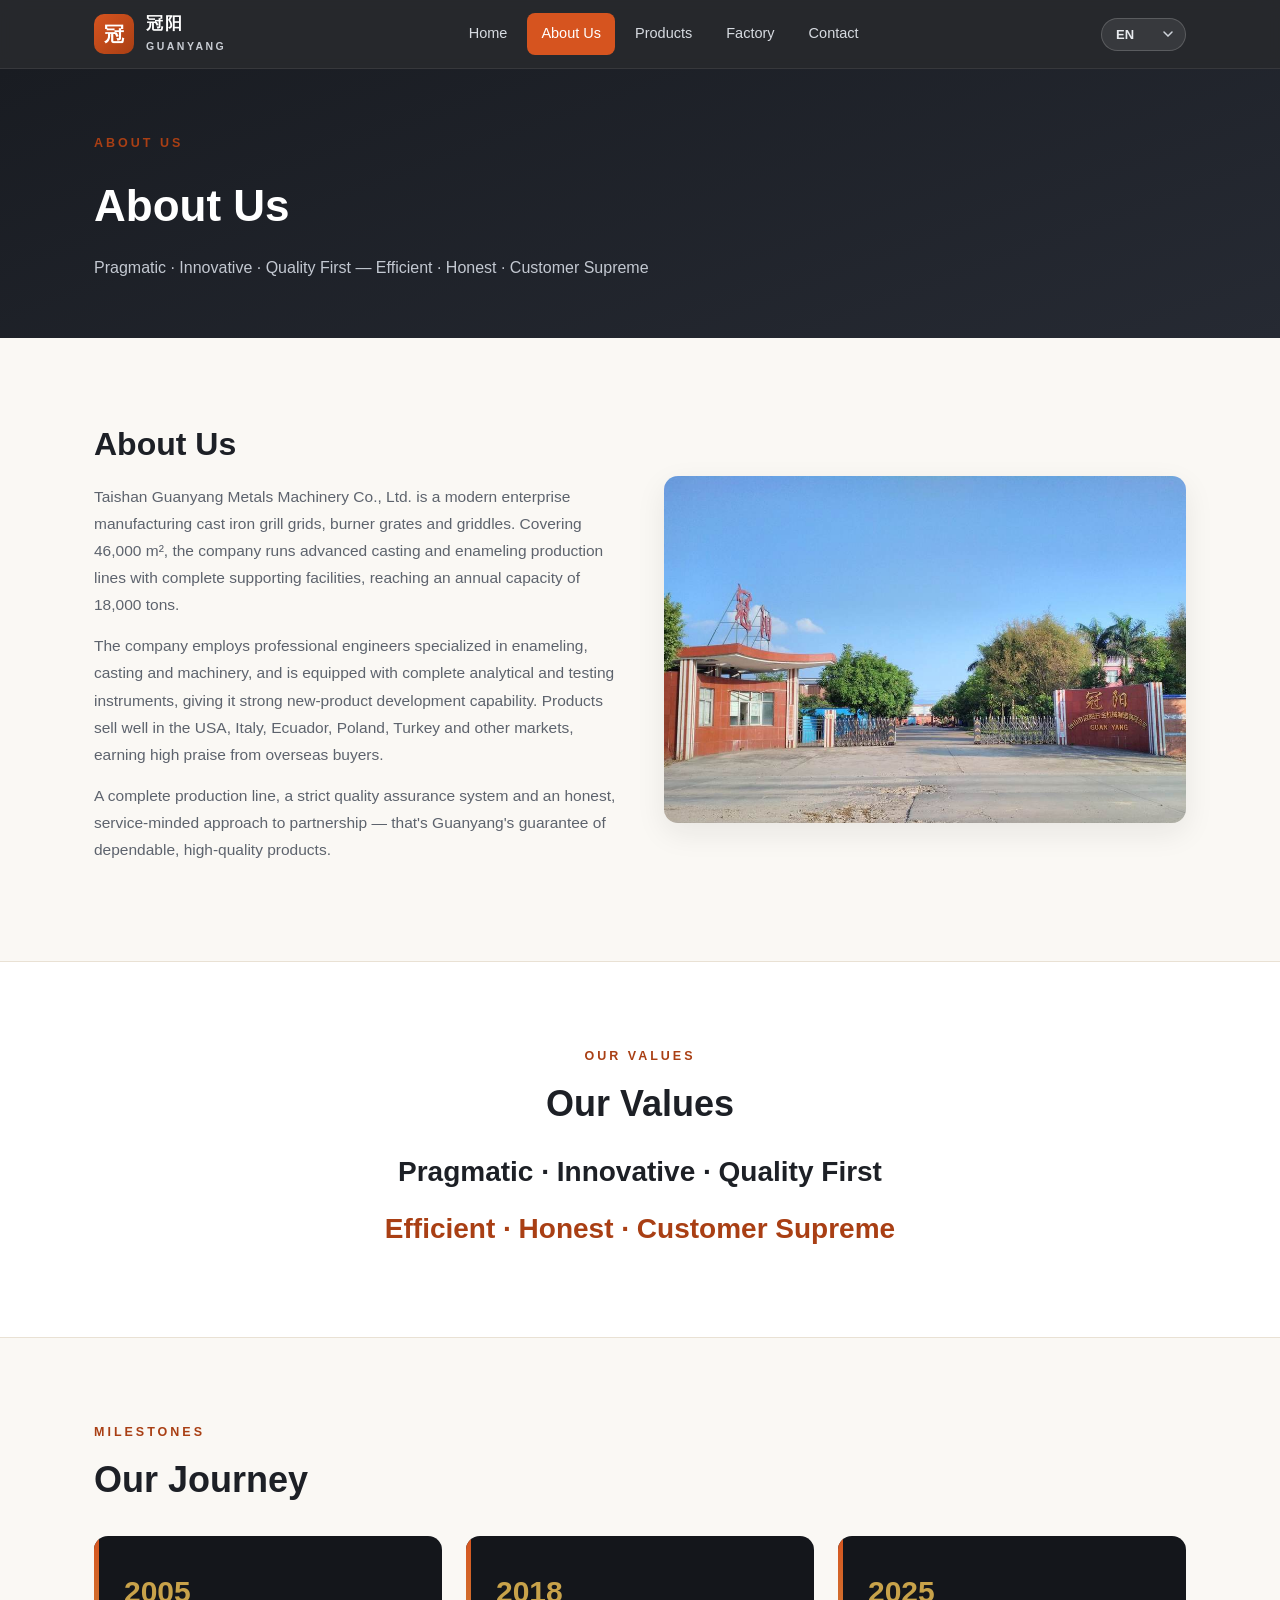
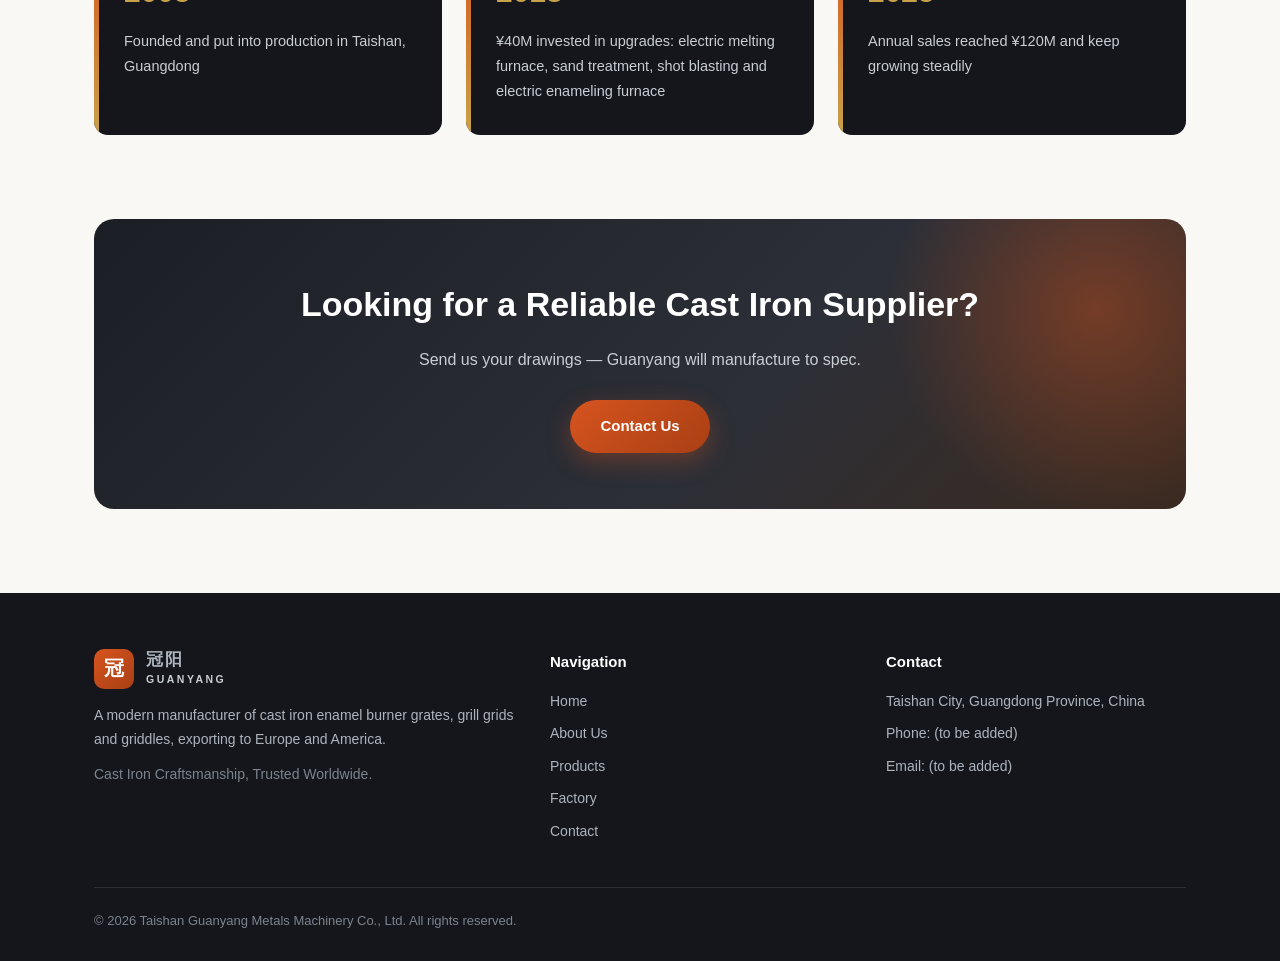
<file: about.html>
<!DOCTYPE html>
<html lang="en">
<head>
<meta charset="UTF-8">
<meta name="viewport" content="width=device-width, initial-scale=1.0">
<meta name="description" content="">
<title>About — Guanyang</title>
<link rel="stylesheet" href="assets/css/style.css">
</head>
<body data-page="about">

<header class="site-header">
  <div class="container header-inner">
    <a class="brand" href="index.html" aria-label="Guanyang home">
      <span class="brand-mark">冠</span>
      <span class="brand-name"><span class="cn" data-i18n="brand.cn">冠阳</span><br><span class="en" data-i18n="brand.en">GUANYANG</span></span>
    </a>
    <nav class="main-nav" id="mainNav">
      <a href="index.html" data-i18n="nav.home">Home</a>
      <a href="about.html" class="active" data-i18n="nav.about">About Us</a>
      <a href="products.html" data-i18n="nav.products">Products</a>
      <a href="factory.html" data-i18n="nav.factory">Factory</a>
      <a href="contact.html" data-i18n="nav.contact">Contact</a>
    </nav>
    <div class="header-right">
      <div class="lang-switch"></div>
      <button class="nav-toggle" aria-label="menu">☰</button>
    </div>
  </div>
</header>

<section class="page-hero">
  <div class="container">
    <div class="kicker" data-i18n="pg.about.kicker"></div>
    <h1 data-i18n="pg.about.title"></h1>
    <p data-i18n="pg.about.lead"></p>
  </div>
</section>

<section class="section">
  <div class="container split">
    <div>
      <h2 data-i18n="pg.about.title" style="font-size:clamp(24px,3.2vw,32px);margin-bottom:16px"></h2>
      <p data-i18n="ab.p1" style="color:var(--muted);margin-bottom:14px;font-size:15.5px"></p>
      <p data-i18n="ab.p2" style="color:var(--muted);margin-bottom:14px;font-size:15.5px"></p>
      <p data-i18n="ab.p3" style="color:var(--muted);font-size:15.5px"></p>
    </div>
    <div><img src="[data-uri]" alt="Guanyang factory gate"></div>
  </div>
</section>

<section class="section section-alt">
  <div class="container" style="text-align:center">
    <div class="kicker" data-i18n="motto.kicker"></div>
    <h2 class="sec-title" data-i18n="motto.title"></h2>
    <p style="font-size:clamp(20px,3vw,28px);font-weight:700;margin-top:18px" data-i18n="motto.1"></p>
    <p style="font-size:clamp(20px,3vw,28px);font-weight:700;color:var(--accent-dark);margin-top:8px" data-i18n="motto.2"></p>
  </div>
</section>

<section class="section">
  <div class="container">
    <div class="kicker" data-i18n="miles.kicker"></div>
    <h2 class="sec-title" data-i18n="miles.title"></h2>
    <div class="miles" style="margin-top:32px">
      <div class="mile"><div class="yr">2005</div><p data-i18n="ms1d"></p></div>
      <div class="mile"><div class="yr">2018</div><p data-i18n="ms2d"></p></div>
      <div class="mile"><div class="yr">2025</div><p data-i18n="ms3d"></p></div>
    </div>
  </div>
</section>

<section class="section" style="padding-top:0">
  <div class="container">
    <div class="cta-band">
      <h2 data-i18n="cta.title"></h2>
      <p data-i18n="cta.lead"></p>
      <a class="btn btn-primary" href="contact.html" data-i18n="cta.btn"></a>
    </div>
  </div>
</section>

<footer class="site-footer">
  <div class="container">
    <div class="footer-grid">
      <div>
        <div class="brand" style="margin-bottom:14px">
          <span class="brand-mark">冠</span>
          <span class="brand-name"><span class="cn" data-i18n="brand.cn">冠阳</span><br><span class="en" data-i18n="brand.en">GUANYANG</span></span>
        </div>
        <p data-i18n="f.about.d"></p>
        <p style="margin-top:10px;color:#7d838d" data-i18n="f.tag"></p>
      </div>
      <div>
        <h4 data-i18n="f.nav.t"></h4>
        <ul>
          <li><a href="index.html" data-i18n="nav.home"></a></li>
          <li><a href="about.html" data-i18n="nav.about"></a></li>
          <li><a href="products.html" data-i18n="nav.products"></a></li>
          <li><a href="factory.html" data-i18n="nav.factory"></a></li>
          <li><a href="contact.html" data-i18n="nav.contact"></a></li>
        </ul>
      </div>
      <div>
        <h4 data-i18n="f.contact.t"></h4>
        <ul>
          <li data-i18n="c.addr.v"></li>
          <li><span data-i18n="c.tel.t"></span>: <span data-i18n="c.tel.v"></span></li>
          <li><span data-i18n="c.mail.t"></span>: <span data-i18n="c.mail.v"></span></li>
          <li data-show-lang="zh"><span data-i18n="c.douyin.t"></span>: <a href="https://www.douyin.com/user/MS4wLjABAAAAktVSM_6uh2ABfnxMpLBJjvQ6svc-g7vbsrSdPSEewDM" target="_blank" rel="noopener" data-i18n="c.douyin.v"></a></li>
          <li data-show-lang="zh"><span data-i18n="c.wechat.t"></span>: <span data-i18n="c.wechat.v"></span></li>
        </ul>
      </div>
    </div>
    <div class="footer-bottom"><span data-i18n="f.rights"></span></div>
  </div>
</footer>

<script src="assets/js/i18n.js"></script>
</body>
</html>
</file>
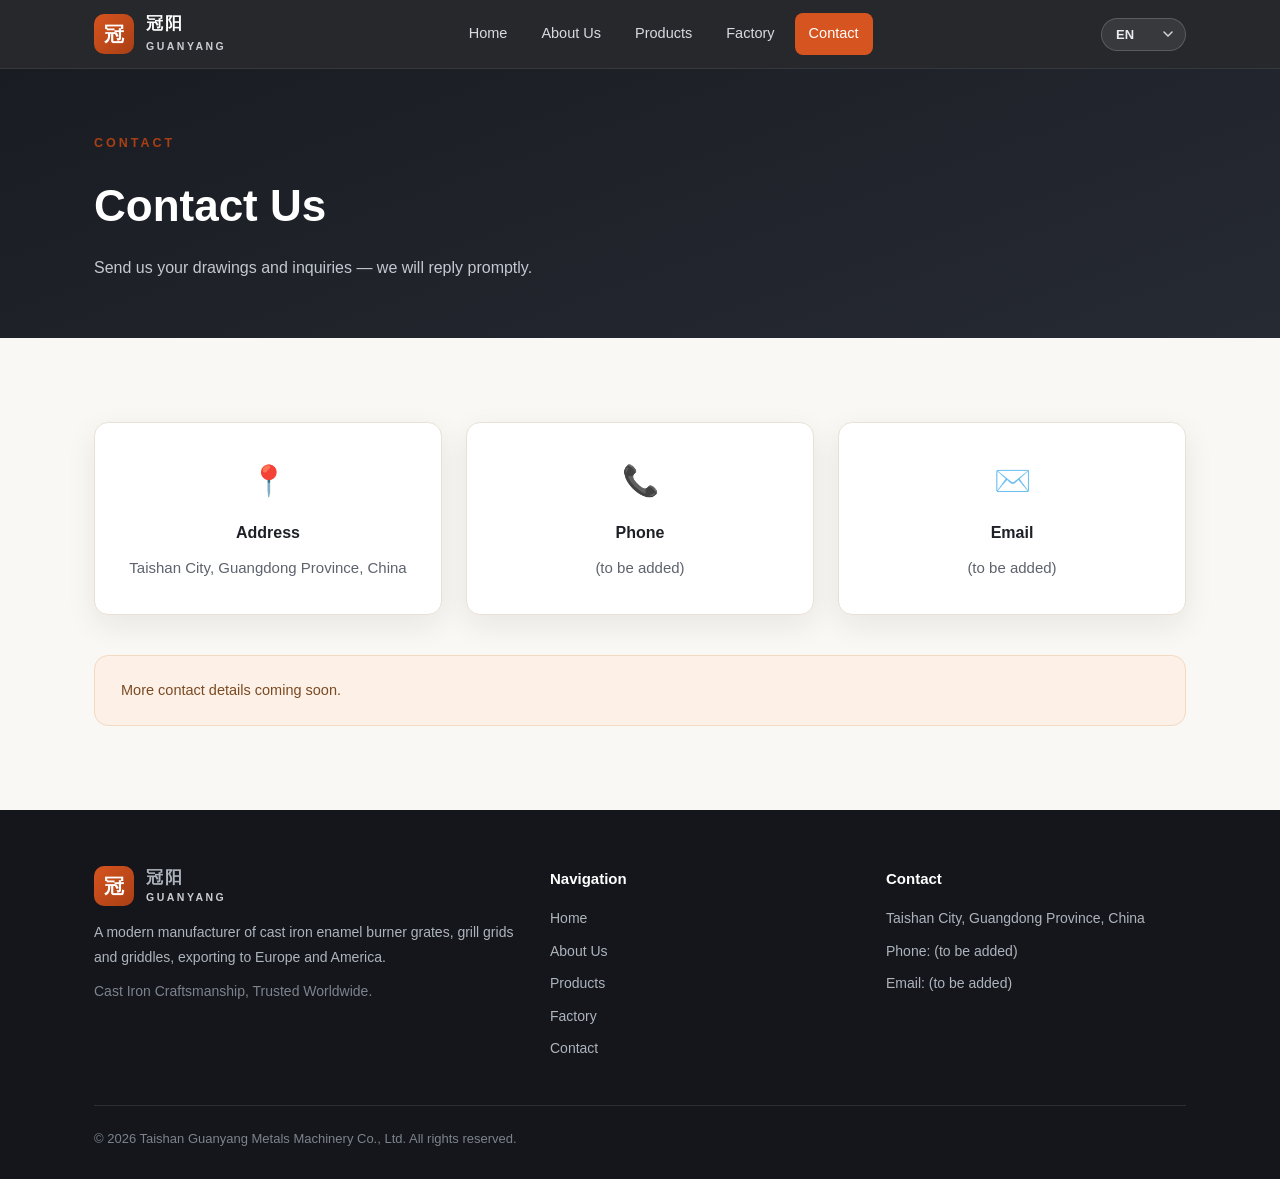
<file: contact.html>
<!DOCTYPE html>
<html lang="en">
<head>
<meta charset="UTF-8">
<meta name="viewport" content="width=device-width, initial-scale=1.0">
<meta name="description" content="">
<title>Contact — Guanyang</title>
<link rel="stylesheet" href="assets/css/style.css">
</head>
<body data-page="contact">

<header class="site-header">
  <div class="container header-inner">
    <a class="brand" href="index.html" aria-label="Guanyang home">
      <span class="brand-mark">冠</span>
      <span class="brand-name"><span class="cn" data-i18n="brand.cn">冠阳</span><br><span class="en" data-i18n="brand.en">GUANYANG</span></span>
    </a>
    <nav class="main-nav" id="mainNav">
      <a href="index.html" data-i18n="nav.home">Home</a>
      <a href="about.html" data-i18n="nav.about">About Us</a>
      <a href="products.html" data-i18n="nav.products">Products</a>
      <a href="factory.html" data-i18n="nav.factory">Factory</a>
      <a href="contact.html" class="active" data-i18n="nav.contact">Contact</a>
    </nav>
    <div class="header-right">
      <div class="lang-switch"></div>
      <button class="nav-toggle" aria-label="menu">☰</button>
    </div>
  </div>
</header>

<section class="page-hero">
  <div class="container">
    <div class="kicker" data-i18n="pg.ct.kicker"></div>
    <h1 data-i18n="pg.ct.title"></h1>
    <p data-i18n="pg.ct.lead"></p>
  </div>
</section>

<section class="section">
  <div class="container">
    <div class="contact-cards">
      <div class="contact-card">
        <div class="ico">📍</div>
        <h3 data-i18n="c.addr.t"></h3>
        <p data-i18n="c.addr.v"></p>
      </div>
      <div class="contact-card">
        <div class="ico">📞</div>
        <h3 data-i18n="c.tel.t"></h3>
        <p data-i18n="c.tel.v"></p>
      </div>
      <div class="contact-card">
        <div class="ico">✉️</div>
        <h3 data-i18n="c.mail.t"></h3>
        <p data-i18n="c.mail.v"></p>
      </div>
      <div class="contact-card" data-show-lang="zh">
        <div class="ico">🎵</div>
        <h3 data-i18n="c.douyin.t"></h3>
        <p><a href="https://www.douyin.com/user/MS4wLjABAAAAktVSM_6uh2ABfnxMpLBJjvQ6svc-g7vbsrSdPSEewDM" target="_blank" rel="noopener" data-i18n="c.douyin.v"></a></p>
      </div>
      <div class="contact-card" data-show-lang="zh">
        <div class="ico">💬</div>
        <h3 data-i18n="c.wechat.t"></h3>
        <p data-i18n="c.wechat.v"></p>
      </div>
    </div>
    <div class="note" data-i18n="c.note"></div>
  </div>
</section>

<footer class="site-footer">
  <div class="container">
    <div class="footer-grid">
      <div>
        <div class="brand" style="margin-bottom:14px">
          <span class="brand-mark">冠</span>
          <span class="brand-name"><span class="cn" data-i18n="brand.cn">冠阳</span><br><span class="en" data-i18n="brand.en">GUANYANG</span></span>
        </div>
        <p data-i18n="f.about.d"></p>
        <p style="margin-top:10px;color:#7d838d" data-i18n="f.tag"></p>
      </div>
      <div>
        <h4 data-i18n="f.nav.t"></h4>
        <ul>
          <li><a href="index.html" data-i18n="nav.home"></a></li>
          <li><a href="about.html" data-i18n="nav.about"></a></li>
          <li><a href="products.html" data-i18n="nav.products"></a></li>
          <li><a href="factory.html" data-i18n="nav.factory"></a></li>
          <li><a href="contact.html" data-i18n="nav.contact"></a></li>
        </ul>
      </div>
      <div>
        <h4 data-i18n="f.contact.t"></h4>
        <ul>
          <li data-i18n="c.addr.v"></li>
          <li><span data-i18n="c.tel.t"></span>: <span data-i18n="c.tel.v"></span></li>
          <li><span data-i18n="c.mail.t"></span>: <span data-i18n="c.mail.v"></span></li>
          <li data-show-lang="zh"><span data-i18n="c.douyin.t"></span>: <a href="https://www.douyin.com/user/MS4wLjABAAAAktVSM_6uh2ABfnxMpLBJjvQ6svc-g7vbsrSdPSEewDM" target="_blank" rel="noopener" data-i18n="c.douyin.v"></a></li>
          <li data-show-lang="zh"><span data-i18n="c.wechat.t"></span>: <span data-i18n="c.wechat.v"></span></li>
        </ul>
      </div>
    </div>
    <div class="footer-bottom"><span data-i18n="f.rights"></span></div>
  </div>
</footer>

<script src="assets/js/i18n.js"></script>
</body>
</html>
</file>
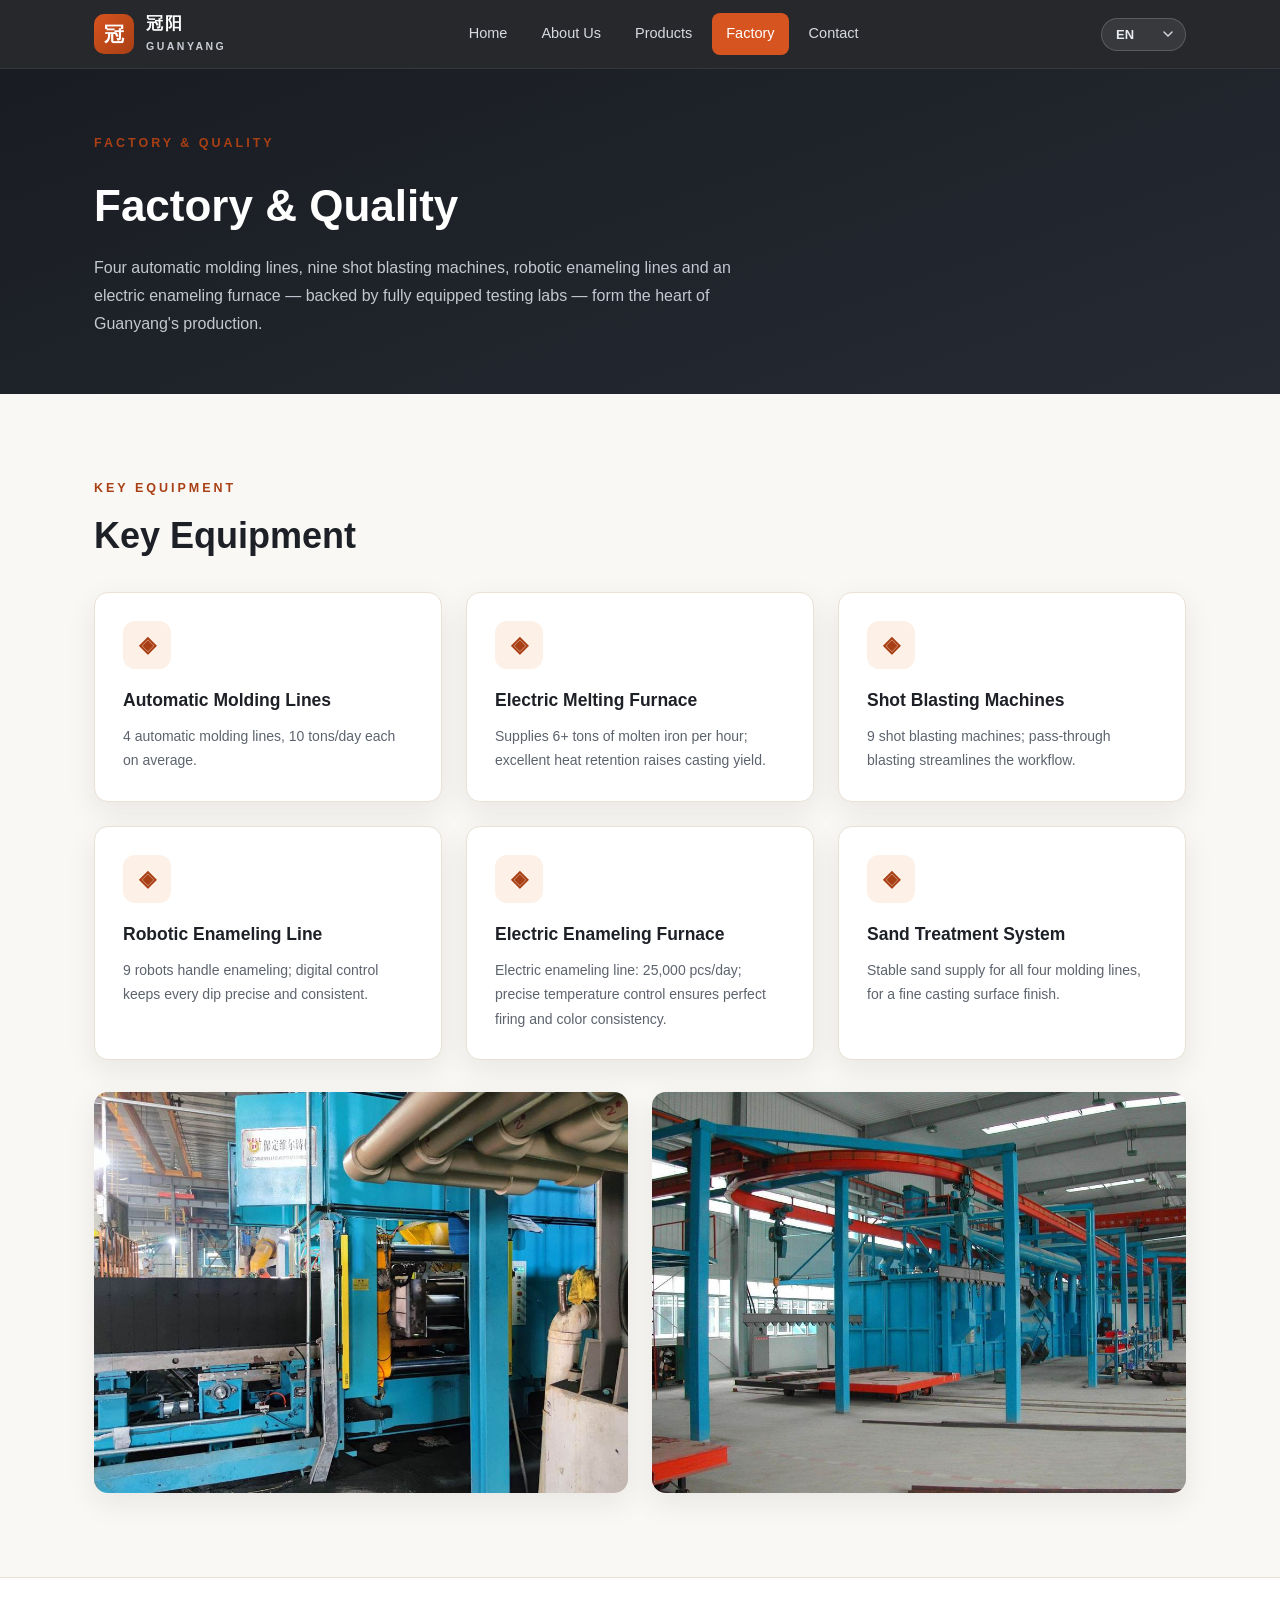
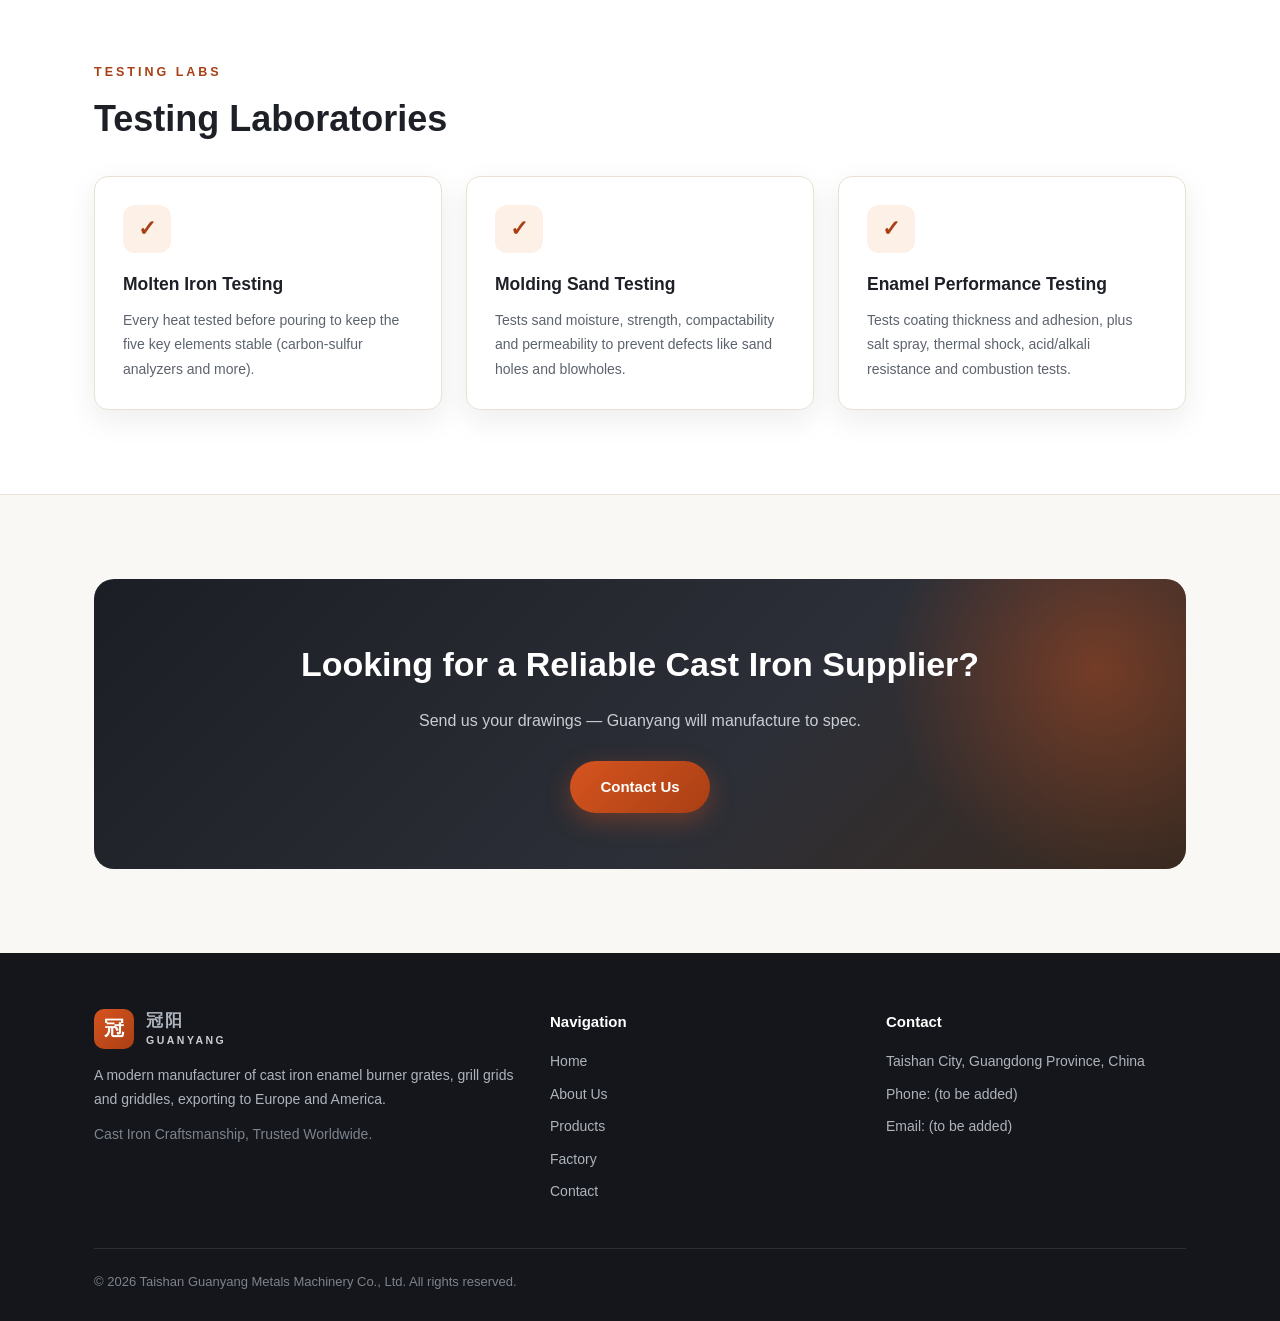
<file: factory.html>
<!DOCTYPE html>
<html lang="en">
<head>
<meta charset="UTF-8">
<meta name="viewport" content="width=device-width, initial-scale=1.0">
<meta name="description" content="">
<title>Factory — Guanyang</title>
<link rel="stylesheet" href="assets/css/style.css">
</head>
<body data-page="factory">

<header class="site-header">
  <div class="container header-inner">
    <a class="brand" href="index.html" aria-label="Guanyang home">
      <span class="brand-mark">冠</span>
      <span class="brand-name"><span class="cn" data-i18n="brand.cn">冠阳</span><br><span class="en" data-i18n="brand.en">GUANYANG</span></span>
    </a>
    <nav class="main-nav" id="mainNav">
      <a href="index.html" data-i18n="nav.home">Home</a>
      <a href="about.html" data-i18n="nav.about">About Us</a>
      <a href="products.html" data-i18n="nav.products">Products</a>
      <a href="factory.html" class="active" data-i18n="nav.factory">Factory</a>
      <a href="contact.html" data-i18n="nav.contact">Contact</a>
    </nav>
    <div class="header-right">
      <div class="lang-switch"></div>
      <button class="nav-toggle" aria-label="menu">☰</button>
    </div>
  </div>
</header>

<section class="page-hero">
  <div class="container">
    <div class="kicker" data-i18n="pg.fac.kicker"></div>
    <h1 data-i18n="pg.fac.title"></h1>
    <p data-i18n="pg.fac.lead"></p>
  </div>
</section>

<section class="section">
  <div class="container">
    <div class="kicker" data-i18n="eq.kicker"></div>
    <h2 class="sec-title" data-i18n="eq.title"></h2>
    <div class="eq-grid" style="margin-top:32px">
      <div class="eq"><div class="ico">◈</div><h3 data-i18n="e1t"></h3><p data-i18n="e1d"></p></div>
      <div class="eq"><div class="ico">◈</div><h3 data-i18n="e2t"></h3><p data-i18n="e2d"></p></div>
      <div class="eq"><div class="ico">◈</div><h3 data-i18n="e3t"></h3><p data-i18n="e3d"></p></div>
      <div class="eq"><div class="ico">◈</div><h3 data-i18n="e4t"></h3><p data-i18n="e4d"></p></div>
      <div class="eq"><div class="ico">◈</div><h3 data-i18n="e5t"></h3><p data-i18n="e5d"></p></div>
      <div class="eq"><div class="ico">◈</div><h3 data-i18n="e6t"></h3><p data-i18n="e6d"></p></div>
    </div>
    <div class="grid3" style="grid-template-columns:1fr 1fr;margin-top:32px">
      <img src="[data-uri]" alt="automatic molding line" style="border-radius:var(--radius);box-shadow:var(--shadow)">
      <img src="[data-uri]" alt="shot blasting line" style="border-radius:var(--radius);box-shadow:var(--shadow)">
    </div>
  </div>
</section>

<section class="section section-alt">
  <div class="container">
    <div class="kicker" data-i18n="qc.kicker"></div>
    <h2 class="sec-title" data-i18n="qc.title"></h2>
    <div class="eq-grid" style="margin-top:32px">
      <div class="eq"><div class="ico">✓</div><h3 data-i18n="q1t"></h3><p data-i18n="q1d"></p></div>
      <div class="eq"><div class="ico">✓</div><h3 data-i18n="q2t"></h3><p data-i18n="q2d"></p></div>
      <div class="eq"><div class="ico">✓</div><h3 data-i18n="q3t"></h3><p data-i18n="q3d"></p></div>
    </div>
  </div>
</section>

<section class="section" style="padding-top:84px">
  <div class="container">
    <div class="cta-band">
      <h2 data-i18n="cta.title"></h2>
      <p data-i18n="cta.lead"></p>
      <a class="btn btn-primary" href="contact.html" data-i18n="cta.btn"></a>
    </div>
  </div>
</section>

<footer class="site-footer">
  <div class="container">
    <div class="footer-grid">
      <div>
        <div class="brand" style="margin-bottom:14px">
          <span class="brand-mark">冠</span>
          <span class="brand-name"><span class="cn" data-i18n="brand.cn">冠阳</span><br><span class="en" data-i18n="brand.en">GUANYANG</span></span>
        </div>
        <p data-i18n="f.about.d"></p>
        <p style="margin-top:10px;color:#7d838d" data-i18n="f.tag"></p>
      </div>
      <div>
        <h4 data-i18n="f.nav.t"></h4>
        <ul>
          <li><a href="index.html" data-i18n="nav.home"></a></li>
          <li><a href="about.html" data-i18n="nav.about"></a></li>
          <li><a href="products.html" data-i18n="nav.products"></a></li>
          <li><a href="factory.html" data-i18n="nav.factory"></a></li>
          <li><a href="contact.html" data-i18n="nav.contact"></a></li>
        </ul>
      </div>
      <div>
        <h4 data-i18n="f.contact.t"></h4>
        <ul>
          <li data-i18n="c.addr.v"></li>
          <li><span data-i18n="c.tel.t"></span>: <span data-i18n="c.tel.v"></span></li>
          <li><span data-i18n="c.mail.t"></span>: <span data-i18n="c.mail.v"></span></li>
          <li data-show-lang="zh"><span data-i18n="c.douyin.t"></span>: <a href="https://www.douyin.com/user/MS4wLjABAAAAktVSM_6uh2ABfnxMpLBJjvQ6svc-g7vbsrSdPSEewDM" target="_blank" rel="noopener" data-i18n="c.douyin.v"></a></li>
          <li data-show-lang="zh"><span data-i18n="c.wechat.t"></span>: <span data-i18n="c.wechat.v"></span></li>
        </ul>
      </div>
    </div>
    <div class="footer-bottom"><span data-i18n="f.rights"></span></div>
  </div>
</footer>

<script src="assets/js/i18n.js"></script>
</body>
</html>
</file>
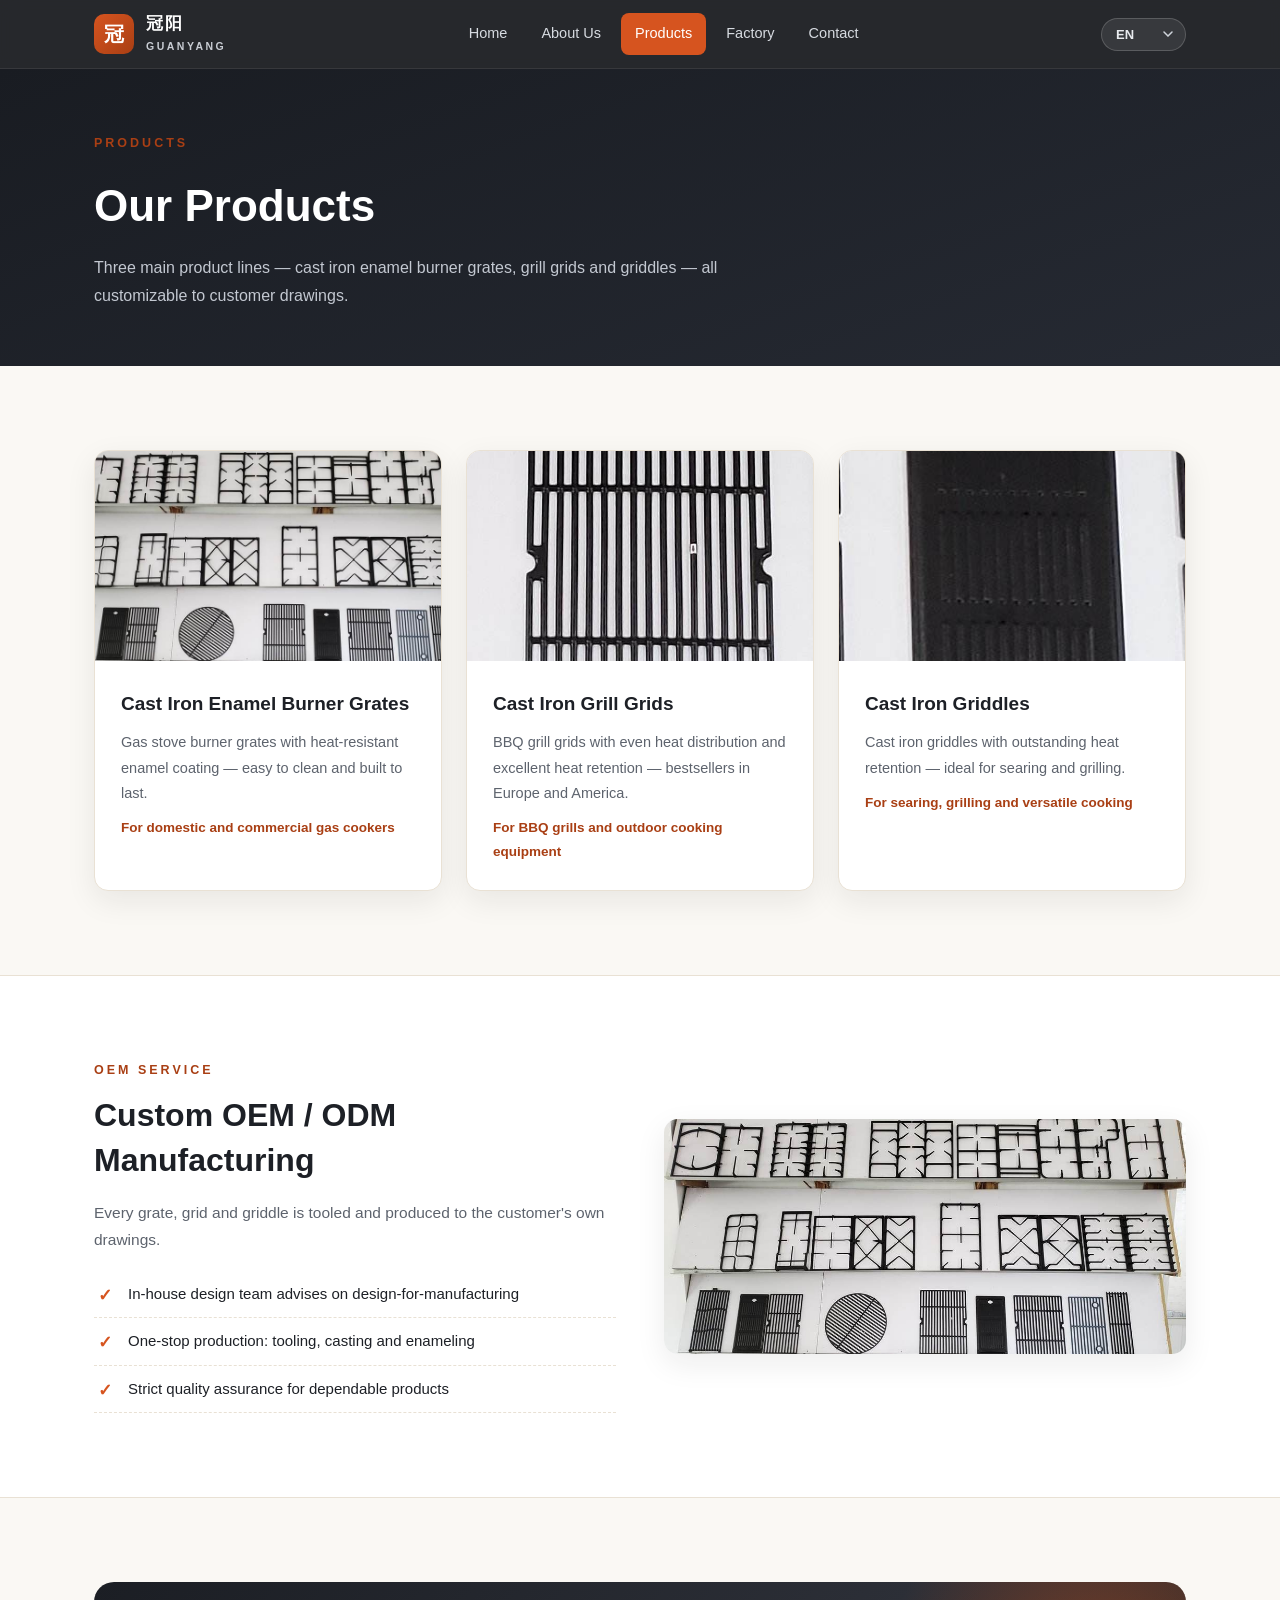
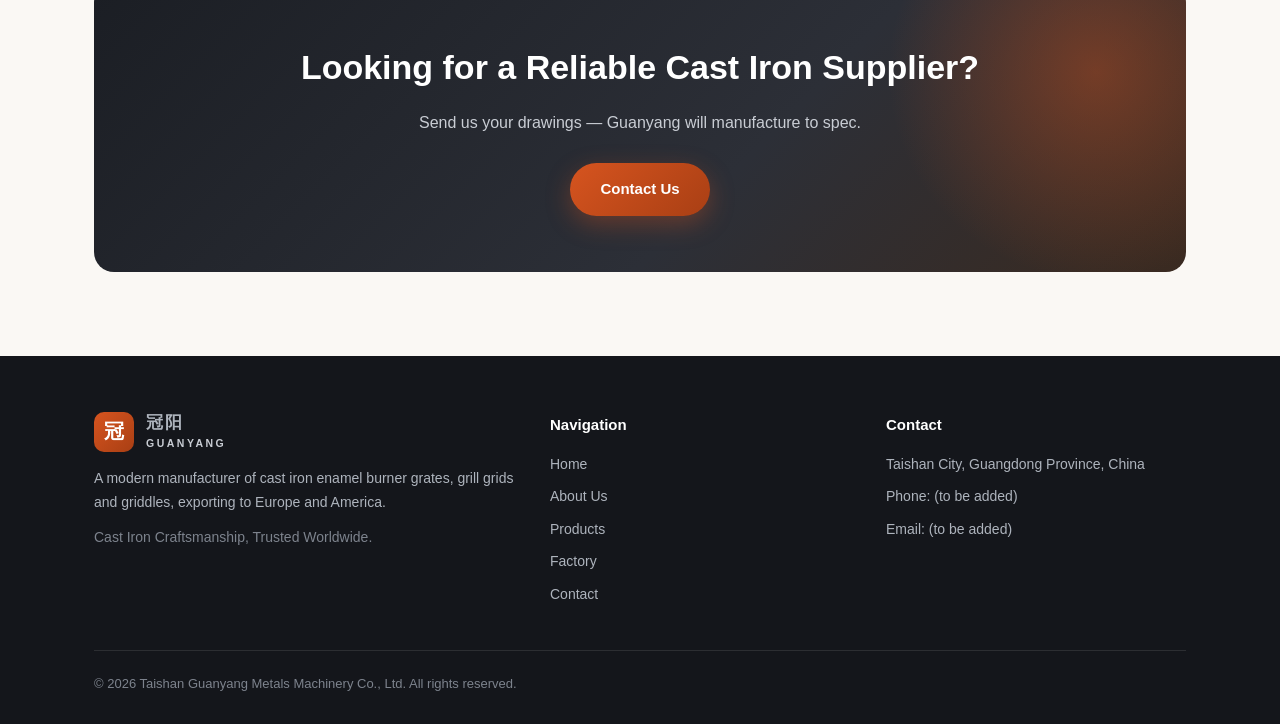
<file: products.html>
<!DOCTYPE html>
<html lang="en">
<head>
<meta charset="UTF-8">
<meta name="viewport" content="width=device-width, initial-scale=1.0">
<meta name="description" content="">
<title>Products — Guanyang</title>
<link rel="stylesheet" href="assets/css/style.css">
</head>
<body data-page="products">

<header class="site-header">
  <div class="container header-inner">
    <a class="brand" href="index.html" aria-label="Guanyang home">
      <span class="brand-mark">冠</span>
      <span class="brand-name"><span class="cn" data-i18n="brand.cn">冠阳</span><br><span class="en" data-i18n="brand.en">GUANYANG</span></span>
    </a>
    <nav class="main-nav" id="mainNav">
      <a href="index.html" data-i18n="nav.home">Home</a>
      <a href="about.html" data-i18n="nav.about">About Us</a>
      <a href="products.html" class="active" data-i18n="nav.products">Products</a>
      <a href="factory.html" data-i18n="nav.factory">Factory</a>
      <a href="contact.html" data-i18n="nav.contact">Contact</a>
    </nav>
    <div class="header-right">
      <div class="lang-switch"></div>
      <button class="nav-toggle" aria-label="menu">☰</button>
    </div>
  </div>
</header>

<section class="page-hero">
  <div class="container">
    <div class="kicker" data-i18n="pg.prod.kicker"></div>
    <h1 data-i18n="pg.prod.title"></h1>
    <p data-i18n="pg.prod.lead"></p>
  </div>
</section>

<section class="section">
  <div class="container">
    <div class="grid3">
      <div class="card">
        <div class="card-img crop-top"><img src="[data-uri]" alt="burner grates"></div>
        <div class="card-body">
          <h3 data-i18n="p1t"></h3>
          <p data-i18n="p1d"></p>
          <p style="margin-top:10px;font-size:13.5px;color:var(--accent-dark);font-weight:600" data-i18n="p1x"></p>
        </div>
      </div>
      <div class="card">
        <div class="card-img"><img src="[data-uri]" alt="grill grids"></div>
        <div class="card-body">
          <h3 data-i18n="p2t"></h3>
          <p data-i18n="p2d"></p>
          <p style="margin-top:10px;font-size:13.5px;color:var(--accent-dark);font-weight:600" data-i18n="p2x"></p>
        </div>
      </div>
      <div class="card">
        <div class="card-img"><img src="[data-uri]" alt="griddles"></div>
        <div class="card-body">
          <h3 data-i18n="p3t"></h3>
          <p data-i18n="p3d"></p>
          <p style="margin-top:10px;font-size:13.5px;color:var(--accent-dark);font-weight:600" data-i18n="p3x"></p>
        </div>
      </div>
    </div>
  </div>
</section>

<section class="section section-alt">
  <div class="container split">
    <div>
      <div class="kicker" data-i18n="sec.oem.kicker"></div>
      <h2 data-i18n="sec.oem.title"></h2>
      <p data-i18n="sec.oem.lead" style="color:var(--muted);margin:14px 0"></p>
      <ul class="check-list">
        <li data-i18n="oem.li1"></li>
        <li data-i18n="oem.li2"></li>
        <li data-i18n="oem.li3"></li>
      </ul>
    </div>
    <div><img src="[data-uri]" alt="product showroom"></div>
  </div>
</section>

<section class="section" style="padding-top:84px">
  <div class="container">
    <div class="cta-band">
      <h2 data-i18n="cta.title"></h2>
      <p data-i18n="cta.lead"></p>
      <a class="btn btn-primary" href="contact.html" data-i18n="cta.btn"></a>
    </div>
  </div>
</section>

<footer class="site-footer">
  <div class="container">
    <div class="footer-grid">
      <div>
        <div class="brand" style="margin-bottom:14px">
          <span class="brand-mark">冠</span>
          <span class="brand-name"><span class="cn" data-i18n="brand.cn">冠阳</span><br><span class="en" data-i18n="brand.en">GUANYANG</span></span>
        </div>
        <p data-i18n="f.about.d"></p>
        <p style="margin-top:10px;color:#7d838d" data-i18n="f.tag"></p>
      </div>
      <div>
        <h4 data-i18n="f.nav.t"></h4>
        <ul>
          <li><a href="index.html" data-i18n="nav.home"></a></li>
          <li><a href="about.html" data-i18n="nav.about"></a></li>
          <li><a href="products.html" data-i18n="nav.products"></a></li>
          <li><a href="factory.html" data-i18n="nav.factory"></a></li>
          <li><a href="contact.html" data-i18n="nav.contact"></a></li>
        </ul>
      </div>
      <div>
        <h4 data-i18n="f.contact.t"></h4>
        <ul>
          <li data-i18n="c.addr.v"></li>
          <li><span data-i18n="c.tel.t"></span>: <span data-i18n="c.tel.v"></span></li>
          <li><span data-i18n="c.mail.t"></span>: <span data-i18n="c.mail.v"></span></li>
          <li data-show-lang="zh"><span data-i18n="c.douyin.t"></span>: <a href="https://www.douyin.com/user/MS4wLjABAAAAktVSM_6uh2ABfnxMpLBJjvQ6svc-g7vbsrSdPSEewDM" target="_blank" rel="noopener" data-i18n="c.douyin.v"></a></li>
          <li data-show-lang="zh"><span data-i18n="c.wechat.t"></span>: <span data-i18n="c.wechat.v"></span></li>
        </ul>
      </div>
    </div>
    <div class="footer-bottom"><span data-i18n="f.rights"></span></div>
  </div>
</footer>

<script src="assets/js/i18n.js"></script>
</body>
</html>
</file>
<file: assets/css/style.css>
/* Guanyang corporate site — China-friendly: zero external requests, system font stacks only */
:root{
  --bg:#faf8f4; --card:#ffffff; --ink:#1d2026; --muted:#5d636d;
  --line:#e9e1d4; --dark:#14161b; --dark2:#1e222a;
  --accent:#d6541f; --accent-dark:#a93f14; --accent-soft:#fdf0e7;
  --gold:#c8a24a;
  --radius:14px;
  --shadow:0 10px 30px rgba(20,22,27,.08);
  --font:"PingFang SC","Hiragino Sans GB","Microsoft YaHei","Noto Sans SC",
         -apple-system,BlinkMacSystemFont,"Segoe UI",Roboto,"Helvetica Neue",Arial,sans-serif;
}
*{box-sizing:border-box;margin:0;padding:0}
html{scroll-behavior:smooth}
body{font-family:var(--font);color:var(--ink);background:var(--bg);line-height:1.75;
     -webkit-font-smoothing:antialiased}
img{max-width:100%;display:block}
a{color:inherit;text-decoration:none}
.container{max-width:1140px;margin:0 auto;padding:0 24px}

/* ---------- header ---------- */
.site-header{position:sticky;top:0;z-index:50;background:rgba(20,22,27,.92);
  backdrop-filter:blur(10px);-webkit-backdrop-filter:blur(10px);color:#fff;
  border-bottom:1px solid rgba(255,255,255,.08)}
.header-inner{display:flex;align-items:center;justify-content:space-between;
  height:68px;gap:16px}
.brand{display:flex;align-items:center;gap:12px;font-weight:700}
.brand-mark{width:40px;height:40px;border-radius:10px;background:linear-gradient(135deg,var(--accent),var(--accent-dark));
  display:flex;align-items:center;justify-content:center;font-size:20px;color:#fff;flex:none}
.brand-name{line-height:1.25}
.brand-name .cn{font-size:17px;letter-spacing:2px}
.brand-name .en{font-size:10.5px;letter-spacing:2.5px;color:#c9cdd4;font-weight:600}
.main-nav{display:flex;gap:6px}
.main-nav a{padding:8px 14px;border-radius:8px;font-size:14.5px;color:#d7dbe1;font-weight:500}
.main-nav a:hover{background:rgba(255,255,255,.08);color:#fff}
.main-nav a.active{background:var(--accent);color:#fff}
.header-right{display:flex;align-items:center;gap:12px}
.lang-switch select{background:rgba(255,255,255,.08);color:#e8ebef;border:1px solid rgba(255,255,255,.18);
  border-radius:999px;padding:8px 30px 8px 14px;font-family:var(--font);font-size:13px;font-weight:600;
  cursor:pointer;appearance:none;-webkit-appearance:none;
  background-image:url('data:image/svg+xml;utf8,<svg xmlns="http://www.w3.org/2000/svg" width="10" height="6"><path d="M1 1l4 4 4-4" stroke="%23cfd4db" stroke-width="1.5" fill="none" stroke-linecap="round"/></svg>');
  background-repeat:no-repeat;background-position:right 12px center}
.lang-switch select option{color:#1d2026;background:#fff}
.nav-toggle{display:none;border:0;background:rgba(255,255,255,.1);color:#fff;
  width:42px;height:42px;border-radius:10px;font-size:20px;cursor:pointer}

/* ---------- hero ---------- */
.hero{background:radial-gradient(1200px 500px at 80% -10%,rgba(214,84,31,.35),transparent 60%),
  linear-gradient(160deg,#191c22 0%,#23262e 60%,#2b2f38 100%);color:#fff;
  padding:96px 0 84px;position:relative;overflow:hidden}
.hero::after{content:"";position:absolute;inset:0;pointer-events:none;
  background:repeating-linear-gradient(115deg,transparent 0 46px,rgba(255,255,255,.022) 46px 47px)}
.hero-kicker{display:inline-block;font-size:12.5px;letter-spacing:3px;font-weight:700;
  color:var(--gold);border:1px solid rgba(200,162,74,.5);border-radius:999px;
  padding:6px 16px;margin-bottom:22px}
.hero h1{font-size:clamp(34px,5.4vw,58px);line-height:1.28;font-weight:800;letter-spacing:.5px;max-width:760px}
.hero h1 .hl{color:#f4793b}
.hero-sub{margin-top:18px;max-width:640px;color:#c3c8d1;font-size:16.5px}
.hero-cta{margin-top:30px;display:flex;gap:14px;flex-wrap:wrap}
.btn{display:inline-block;padding:13px 30px;border-radius:999px;font-weight:700;font-size:15px;
  transition:transform .15s ease,box-shadow .15s ease;cursor:pointer;border:0;font-family:var(--font)}
.btn:hover{transform:translateY(-2px)}
.btn-primary{background:linear-gradient(135deg,var(--accent),var(--accent-dark));color:#fff;
  box-shadow:0 8px 24px rgba(214,84,31,.35)}
.btn-ghost{background:transparent;color:#fff;border:1.5px solid rgba(255,255,255,.35)}
.btn-ghost:hover{border-color:#fff}

/* ---------- stats ---------- */
.stats{background:#fff;border-bottom:1px solid var(--line)}
.stats-grid{display:grid;grid-template-columns:repeat(4,1fr);gap:0}
.stat{padding:34px 20px;text-align:center;border-left:1px solid var(--line)}
.stat:first-child{border-left:0}
.stat .num{font-size:34px;font-weight:800;color:var(--accent-dark);letter-spacing:.5px}
.stat .lbl{font-size:13.5px;color:var(--muted);margin-top:6px}

/* ---------- sections ---------- */
.section{padding:84px 0}
.section-alt{background:#fff;border-top:1px solid var(--line);border-bottom:1px solid var(--line)}
.kicker{font-size:12.5px;letter-spacing:3px;font-weight:700;color:var(--accent-dark);margin-bottom:12px}
.sec-title{font-size:clamp(26px,3.6vw,36px);font-weight:800;line-height:1.35;margin-bottom:14px}
.sec-lead{color:var(--muted);max-width:720px;font-size:16px;margin-bottom:40px}
.grid3{display:grid;grid-template-columns:repeat(3,1fr);gap:24px}
.card{background:var(--card);border:1px solid var(--line);border-radius:var(--radius);
  overflow:hidden;box-shadow:var(--shadow);transition:transform .18s ease}
.card:hover{transform:translateY(-5px)}
.card-img{height:210px;overflow:hidden;background:#ece7dd}
.card-img img{width:100%;height:100%;object-fit:cover}
.card-img.crop-top img{object-position:center 18%}
.card-body{padding:26px}
.card-body h3{font-size:19px;margin-bottom:10px}
.card-body p{font-size:14.5px;color:var(--muted)}
.split{display:grid;grid-template-columns:1fr 1fr;gap:48px;align-items:center}
.split img{border-radius:var(--radius);box-shadow:var(--shadow)}
.split h2{font-size:clamp(24px,3.2vw,32px);margin-bottom:16px;line-height:1.4}
.split p{color:var(--muted);margin-bottom:14px;font-size:15.5px}
.check-list{list-style:none;margin-top:18px}
.check-list li{padding:10px 0 10px 34px;position:relative;font-size:15px;border-bottom:1px dashed var(--line)}
.check-list li::before{content:"✓";position:absolute;left:4px;top:10px;color:var(--accent);
  font-weight:800;font-size:17px}

/* milestones */
.miles{display:grid;grid-template-columns:repeat(3,1fr);gap:24px;margin-top:8px}
.mile{background:var(--dark);color:#fff;border-radius:var(--radius);padding:30px;position:relative;overflow:hidden}
.mile::before{content:"";position:absolute;left:0;top:0;bottom:0;width:5px;
  background:linear-gradient(var(--accent),var(--gold))}
.mile .yr{font-size:30px;font-weight:800;color:var(--gold)}
.mile p{margin-top:10px;font-size:14.5px;color:#c9cdd4}

/* clients */
.client-strip{display:flex;flex-wrap:wrap;gap:12px;margin-top:8px}
.client{background:#fff;border:1px solid var(--line);border-radius:999px;padding:10px 22px;
  font-size:14.5px;font-weight:600;box-shadow:0 3px 10px rgba(20,22,27,.05)}
.client small{color:var(--muted);font-weight:500}

/* equipment */
.eq-grid{display:grid;grid-template-columns:repeat(3,1fr);gap:24px}
.eq{background:var(--card);border:1px solid var(--line);border-radius:var(--radius);padding:28px;box-shadow:var(--shadow)}
.eq .ico{width:48px;height:48px;border-radius:12px;background:var(--accent-soft);color:var(--accent-dark);
  display:flex;align-items:center;justify-content:center;font-size:22px;font-weight:800;margin-bottom:16px}
.eq h3{font-size:17.5px;margin-bottom:8px}
.eq p{font-size:14px;color:var(--muted)}

/* cta banner */
.cta-band{background:linear-gradient(135deg,#1b1e24,#2c2f37 60%,#3a2a20);color:#fff;
  border-radius:20px;padding:56px 48px;text-align:center;position:relative;overflow:hidden}
.cta-band::before{content:"";position:absolute;width:420px;height:420px;border-radius:50%;
  background:radial-gradient(circle,rgba(214,84,31,.4),transparent 70%);right:-120px;top:-120px}
.cta-band h2{font-size:clamp(24px,3.4vw,34px);margin-bottom:12px;position:relative}
.cta-band p{color:#c9cdd4;margin-bottom:26px;position:relative}
.cta-band .btn{position:relative}

/* contact */
.contact-cards{display:grid;grid-template-columns:repeat(3,1fr);gap:24px;margin-bottom:40px}
.contact-card{background:#fff;border:1px solid var(--line);border-radius:var(--radius);
  padding:32px;text-align:center;box-shadow:var(--shadow)}
.contact-card .ico{font-size:30px;margin-bottom:12px}
.contact-card h3{font-size:16px;margin-bottom:8px}
.contact-card p{color:var(--muted);font-size:15px}
.note{background:var(--accent-soft);border:1px solid #f3d9c2;border-radius:var(--radius);
  padding:22px 26px;font-size:14.5px;color:#7a4a22}

/* page hero (inner pages) */
.page-hero{background:linear-gradient(160deg,#191c22,#262a33);color:#fff;padding:64px 0 56px}
.page-hero h1{font-size:clamp(30px,4.6vw,44px);font-weight:800}
.page-hero p{color:#c3c8d1;margin-top:10px;max-width:680px}

/* footer */
.site-footer{background:var(--dark);color:#aeb4bd;padding:56px 0 28px;font-size:14px}
.footer-grid{display:grid;grid-template-columns:1.4fr 1fr 1fr;gap:36px;margin-bottom:36px}
.site-footer h4{color:#fff;font-size:15px;margin-bottom:14px}
.site-footer ul{list-style:none}
.site-footer li{margin-bottom:8px}
.site-footer a:hover{color:#fff}
.footer-bottom{border-top:1px solid rgba(255,255,255,.1);padding-top:22px;
  display:flex;justify-content:space-between;flex-wrap:wrap;gap:10px;font-size:13px;color:#7d838d}

/* responsive */
@media(max-width:900px){
  .grid3,.eq-grid,.miles,.contact-cards{grid-template-columns:1fr 1fr}
  .split{grid-template-columns:1fr}
  .stats-grid{grid-template-columns:1fr 1fr}
  .stat:nth-child(3){border-left:0}
  .stat{border-top:1px solid var(--line)}
  .stat:nth-child(-n+2){border-top:0}
  .footer-grid{grid-template-columns:1fr 1fr}
}
@media(max-width:640px){
  .main-nav{position:fixed;top:68px;left:0;right:0;background:#191c22;flex-direction:column;
    padding:12px 20px 20px;display:none;gap:2px;border-bottom:1px solid rgba(255,255,255,.1)}
  .main-nav.open{display:flex}
  .nav-toggle{display:block}
  .grid3,.eq-grid,.miles,.contact-cards{grid-template-columns:1fr}
  .section{padding:60px 0}
  .hero{padding:70px 0 60px}
  .cta-band{padding:40px 26px}
  .footer-grid{grid-template-columns:1fr}
  .brand-name .en{display:none}
  .brand-name .cn{font-size:15px}
  .hero-sub{font-size:15px}
}
</file>
